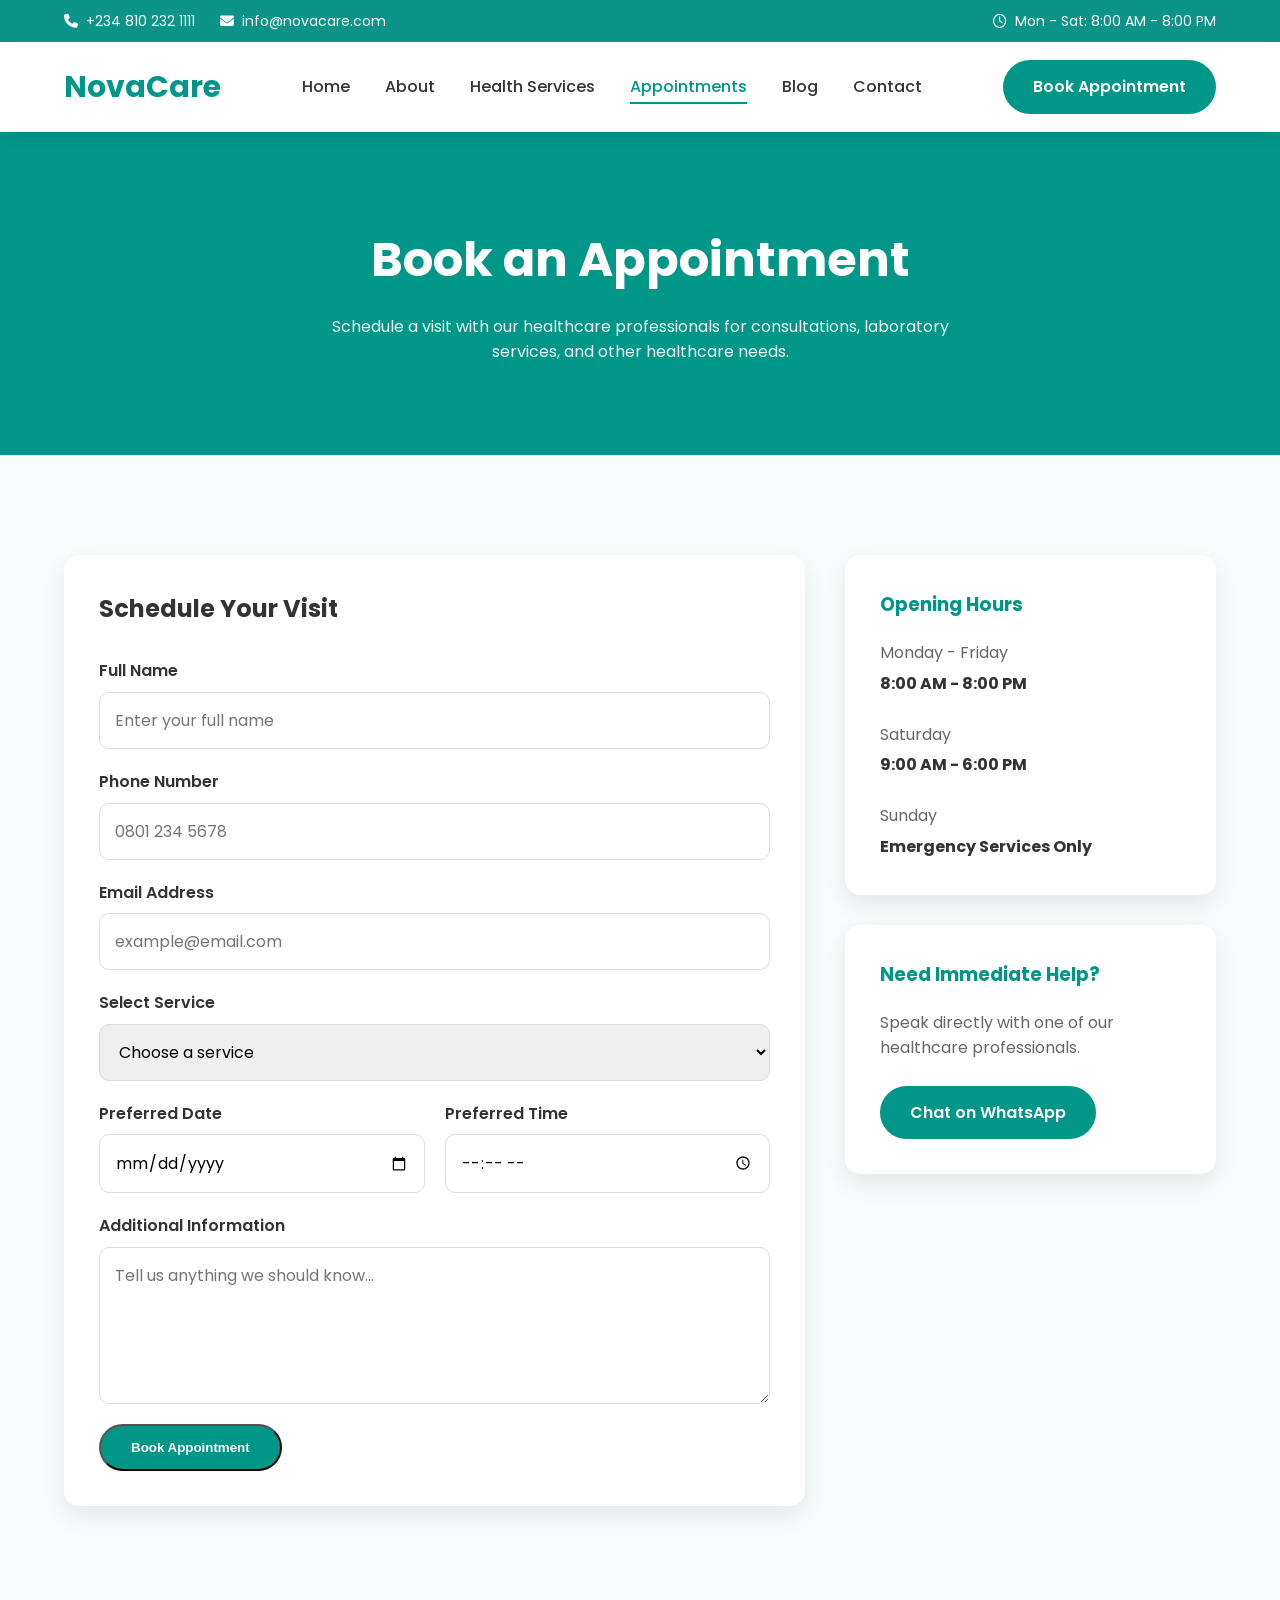
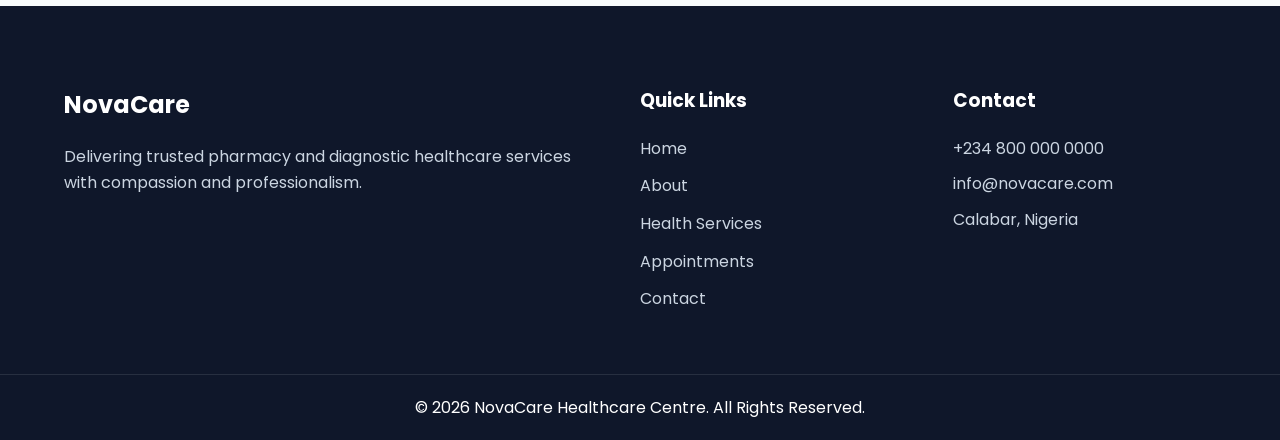
<file: appointment.html>
<!DOCTYPE html>
<html lang="en">
<head>
    <meta charset="UTF-8">
    <meta name="viewport" content="width=device-width, initial-scale=1.0">

    <title>NovaCare Healthcare Centre</title>

    <meta name="description" content="Professional pharmacy and diagnostic healthcare services.">

    <link rel="stylesheet" href="css/style.css">

    <link rel="preconnect" href="https://fonts.googleapis.com">
    <link rel="preconnect" href="https://fonts.gstatic.com" crossorigin>

    <link href="https://fonts.googleapis.com/css2?family=Poppins:wght@300;400;500;600;700&display=swap" rel="stylesheet">

    <link rel="stylesheet" href="https://cdnjs.cloudflare.com/ajax/libs/font-awesome/6.7.2/css/all.min.css">
</head>

<body>

    <!-- ================= TOP BAR ================= -->
    <div class="top-bar">

        <div class="container">
    
            <div class="top-left">
    
                <span>
                    <i class="fa-solid fa-phone"></i>
                    +234 810 232 1111
                </span>
    
                <span>
                    <i class="fa-solid fa-envelope"></i>
                    info@novacare.com
                </span>
    
            </div>
    
            <div class="top-right">
    
                <span>
                    <i class="fa-regular fa-clock"></i>
                    Mon - Sat: 8:00 AM - 8:00 PM
                </span>
    
            </div>
    
        </div>
    
    </div>

    <!-- ================= HEADER ================= -->

    <header>

        <div class="container">

            <div class="logo">

                NovaCare
            
            </div>
            
            <div class="menu-toggle">
            
                <i class="fa-solid fa-bars"></i>
            
            </div>
            
            <nav>
            
                <ul>
            
                    <li><a href="index.html" >Home</a></li>
                    <li><a href="about.html">About</a></li>
                    <li><a href="services.html">Health Services</a></li>
                    <li><a href="appointment.html" class="active">Appointments</a></li>
                    <li><a href="blog.html">Blog</a></li>
                    <li><a href="contact.html">Contact</a></li>
                </ul>
            
            </nav>

            <a href="#" class="btn">

                Book Appointment

            </a>

        </div>

    </header>

    <!-- ================= PAGE HERO ================= -->

<section class="page-hero">
    <div class="container">
        <h1>Book an Appointment</h1>
        <p>
            Schedule a visit with our healthcare professionals for consultations,
            laboratory services, and other healthcare needs.
        </p>
    </div>
</section>

<!-- ================= APPOINTMENT ================= -->

<section class="appointment-section">

    <div class="container appointment-grid">

        <!-- Form -->

        <div class="appointment-form">

            <h2>Schedule Your Visit</h2>

            <form id="appointmentForm">

                <div class="form-group">
                    <label>Full Name</label>
                    <input type="text" id="name" placeholder="Enter your full name">
                </div>

                <div class="form-group">
                    <label>Phone Number</label>
                    <input type="tel" id="phone" placeholder="0801 234 5678">

                </div>

                <div class="form-group">
                    <label>Email Address</label>
                    <input type="email" id="email" placeholder="example@email.com">

                </div>

                <div class="form-group">
                    <label>Select Service</label>

                    <select id="service">
                        <option>Choose a service</option>
                        <option>Laboratory Test</option>
                        <option>Health Consultation</option>
                        <option>Blood Pressure Check</option>
                        <option>Blood Sugar Test</option>
                        <option>Pharmacy Consultation</option>
                    </select>

                </div>

                <div class="form-row">

                    <div class="form-group">
                        <label>Preferred Date</label>
                        <input type="date" id="date">
                    </div>

                    <div class="form-group">
                        <label>Preferred Time</label>
                        <input type="time" id="time">

                    </div>

                </div>

                <div class="form-group">
                    <label>Additional Information</label>

                    <textarea id="message" rows="5"
                    placeholder="Tell us anything we should know..."></textarea>
                </div>

                <button class="btn" type="submit">
                    Book Appointment
                </button>

            </form>

        </div>

        <!-- Sidebar -->

        <div class="appointment-info">

            <div class="info-card">

                <h3>Opening Hours</h3>

                <p>Monday - Friday</p>
                <strong>8:00 AM - 8:00 PM</strong>

                <br><br>

                <p>Saturday</p>
                <strong>9:00 AM - 6:00 PM</strong>

                <br><br>

                <p>Sunday</p>
                <strong>Emergency Services Only</strong>

            </div>

            <div class="info-card">

                <h3>Need Immediate Help?</h3>

                <p>
                    Speak directly with one of our healthcare professionals.
                </p>

                <a href="https://wa.me/2349034292248" class="btn">
                    Chat on WhatsApp
                </a>

            </div>

        </div>

    </div>

</section>

<footer>

    <div class="container footer-grid">

        <div>

            <h2>NovaCare</h2>

            <p>
                Delivering trusted pharmacy and diagnostic healthcare services
                with compassion and professionalism.
            </p>

        </div>

        <div>

            <h3>Quick Links</h3>

            <ul>

                <li><a href="index.html">Home</a></li>
                <li><a href="#">About</a></li>
                <li><a href="#">Health Services</a></li>
                <li><a href="appointment.html">Appointments</a></li>
                <li><a href="#">Contact</a></li>

            </ul>

        </div>

        <div>

            <h3>Contact</h3>

            <p>+234 800 000 0000</p>
            <p>info@novacare.com</p>
            <p>Calabar, Nigeria</p>

        </div>

    </div>

    <div class="copyright">

        <p>

            © 2026 NovaCare Healthcare Centre. All Rights Reserved.

        </p>

    </div>

</footer>

<script src="js/script.js"></script>



    </body>

    </html>
</file>
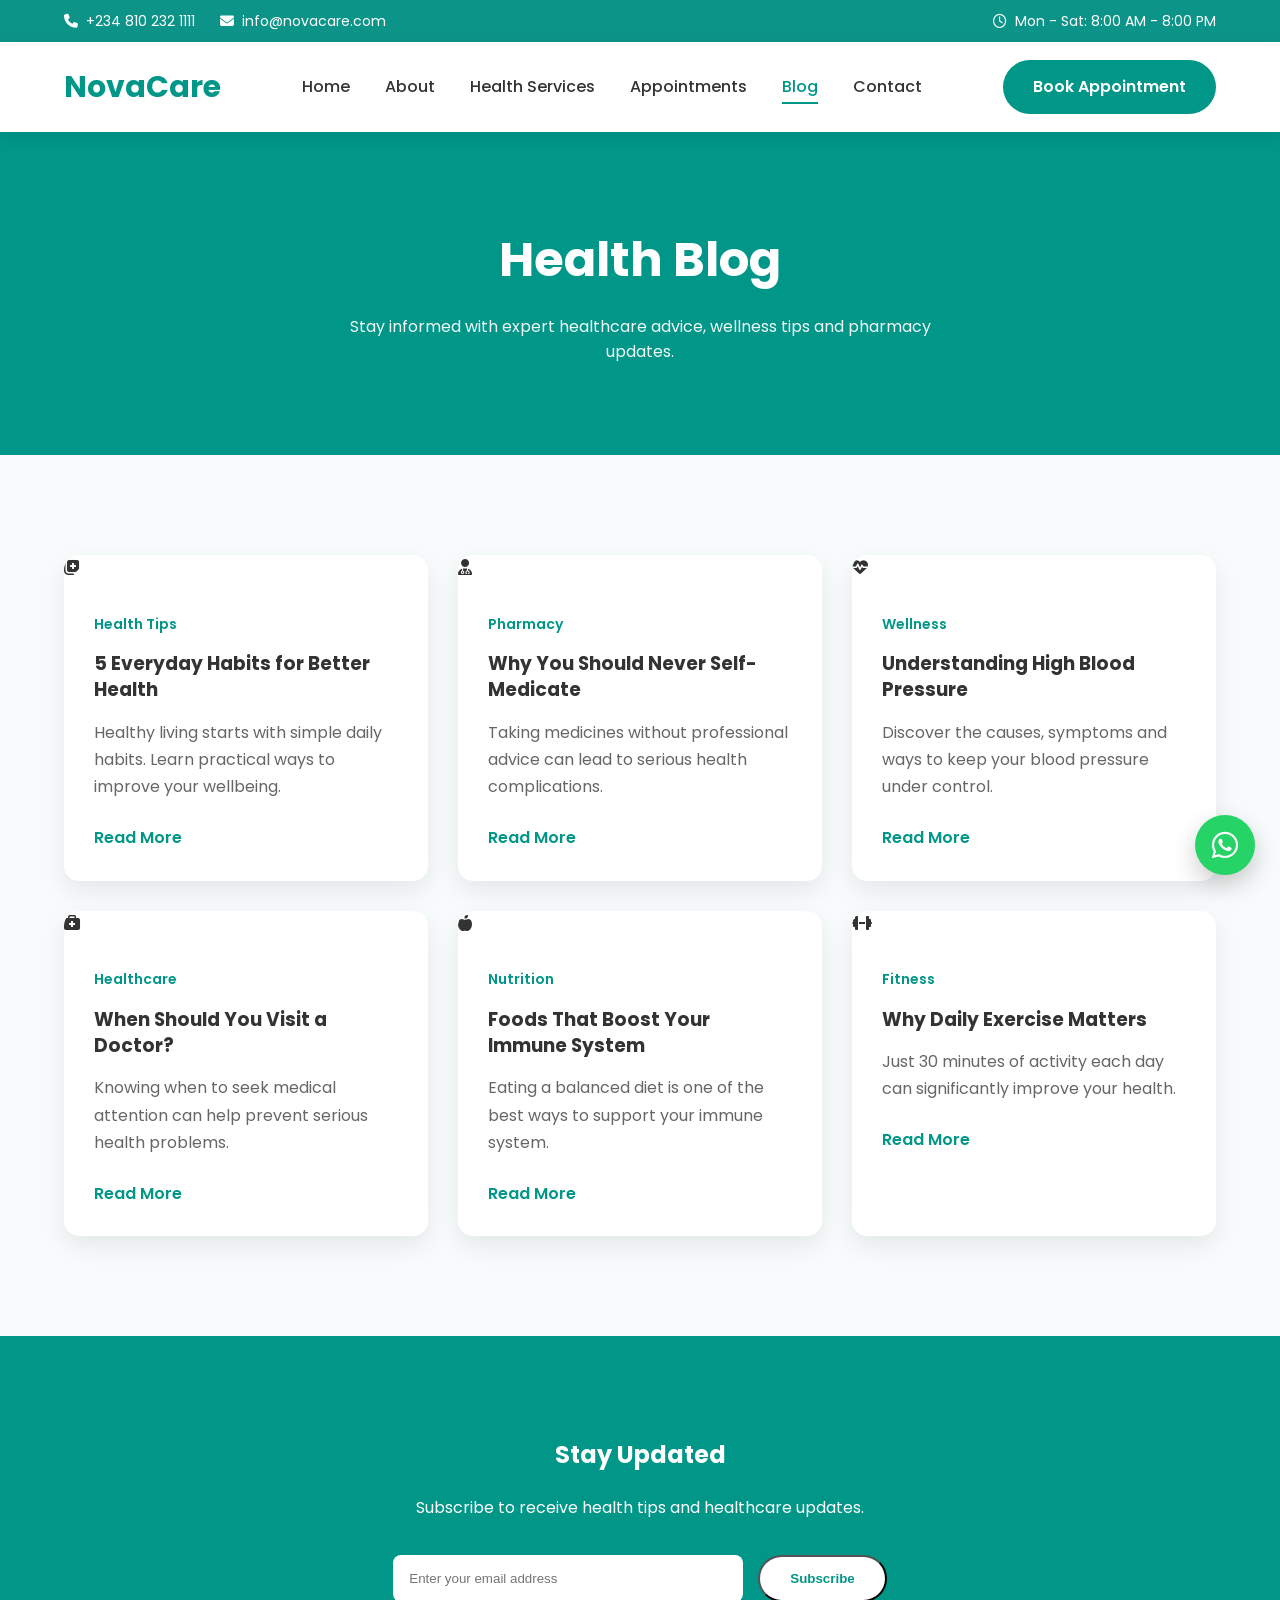
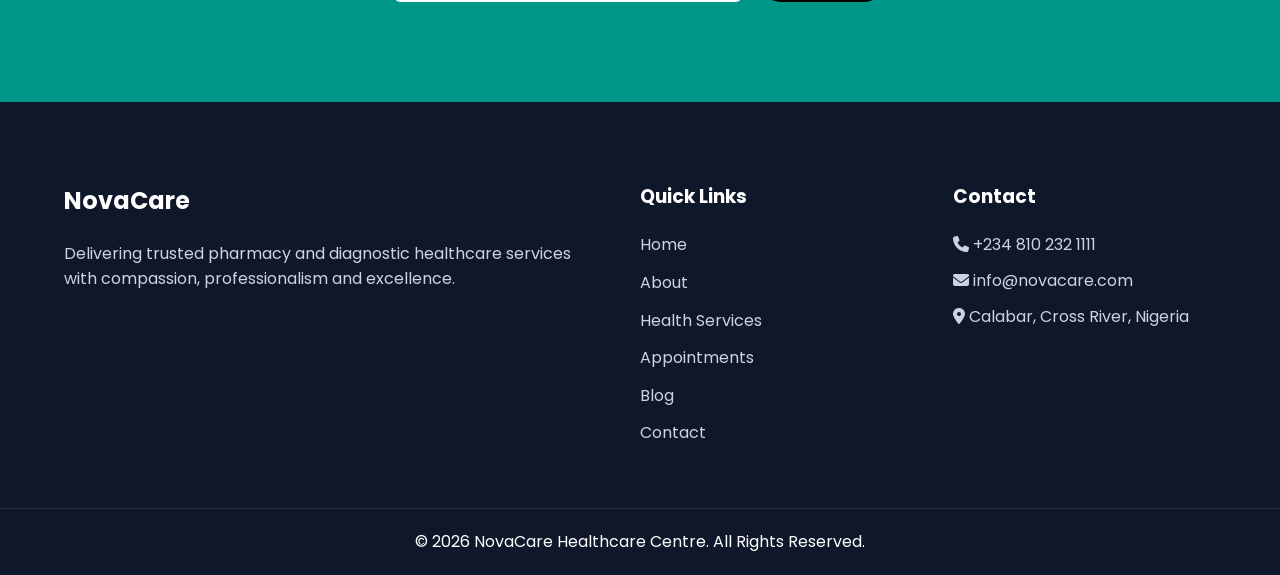
<file: blog.html>
<!DOCTYPE html>
<html lang="en">

<head>

    <meta charset="UTF-8">
    <meta name="viewport" content="width=device-width, initial-scale=1.0">

    <title>Health Blog | NovaCare Healthcare Centre</title>

    <meta name="description"
        content="Health tips, wellness articles and pharmacy updates from NovaCare Healthcare Centre.">

    <link rel="stylesheet" href="css/style.css">

    <link rel="preconnect" href="https://fonts.googleapis.com">

    <link rel="preconnect" href="https://fonts.gstatic.com" crossorigin>
    <link rel="icon" type="image/png" href="img/favicon.png">

    <link
        href="https://fonts.googleapis.com/css2?family=Poppins:wght@300;400;500;600;700&display=swap"
        rel="stylesheet">

    <link rel="stylesheet"
        href="https://cdnjs.cloudflare.com/ajax/libs/font-awesome/6.7.2/css/all.min.css">

</head>

<body>

    <!-- ================= TOP BAR ================= -->

    <div class="top-bar">

        <div class="container">

            <div class="top-left">

                <span>

                    <i class="fa-solid fa-phone"></i>

                    +234 810 232 1111

                </span>

                <span>

                    <i class="fa-solid fa-envelope"></i>

                    info@novacare.com

                </span>

            </div>

            <div class="top-right">

                <span>

                    <i class="fa-regular fa-clock"></i>

                    Mon - Sat: 8:00 AM - 8:00 PM

                </span>

            </div>

        </div>

    </div>

    <!-- ================= HEADER ================= -->

    <header>

        <div class="container">

            <div class="logo">

                NovaCare

            </div>

            <div class="menu-toggle">

                <i class="fa-solid fa-bars"></i>

            </div>

            <nav>

                <ul>

                    <li><a href="index.html">Home</a></li>

                    <li><a href="about.html">About</a></li>

                    <li><a href="services.html">Health Services</a></li>

                    <li><a href="appointment.html">Appointments</a></li>

                    <li><a href="blog.html" class="active">Blog</a></li>

                    <li><a href="contact.html">Contact</a></li>

                </ul>

            </nav>

            <a href="appointment.html" class="btn">

                Book Appointment

            </a>

        </div>

    </header>

    <!-- ================= HERO ================= -->

    <section class="page-hero">

        <div class="container">

            <h1>Health Blog</h1>

            <p>

                Stay informed with expert healthcare advice,
                wellness tips and pharmacy updates.

            </p>

        </div>

    </section>

    <!-- ================= BLOG ================= -->

    <section class="blog-page">

        <div class="container">

            <div class="blog-grid">

                <article class="blog-card">

                    

                    <i class="fa-solid fa-notes-medical"></i>

                    

                    <div class="blog-content">

                        <span>Health Tips</span>

                        <h3>5 Everyday Habits for Better Health</h3>

                        <p>

                            Healthy living starts with simple daily habits.
                            Learn practical ways to improve your wellbeing.

                        </p>

                        <a href="#">Read More</a>

                    </div>

                </article>

                <article class="blog-card">

                   <i class="fa-solid fa-user-doctor"></i>
                    <div class="blog-content">

                        <span>Pharmacy</span>

                        <h3>Why You Should Never Self-Medicate</h3>

                        <p>

                            Taking medicines without professional advice
                            can lead to serious health complications.

                        </p>

                        <a href="#">Read More</a>

                    </div>

                </article>

                <article class="blog-card">

                    <i class="fa-solid fa-heart-pulse"></i>

                    <div class="blog-content">

                        <span>Wellness</span>

                        <h3>Understanding High Blood Pressure</h3>

                        <p>

                            Discover the causes, symptoms and ways
                            to keep your blood pressure under control.

                        </p>

                        <a href="#">Read More</a>

                    </div>

                </article>

                <article class="blog-card">

                    <i class="fa-solid fa-briefcase-medical"></i>

                    <div class="blog-content">

                        <span>Healthcare</span>

                        <h3>When Should You Visit a Doctor?</h3>

                        <p>

                            Knowing when to seek medical attention can
                            help prevent serious health problems.

                        </p>

                        <a href="#">Read More</a>

                    </div>

                </article>

                <article class="blog-card">

                    <i class="fa-solid fa-apple-whole"></i>

                    <div class="blog-content">

                        <span>Nutrition</span>

                        <h3>Foods That Boost Your Immune System</h3>

                        <p>

                            Eating a balanced diet is one of the best
                            ways to support your immune system.

                        </p>

                        <a href="#">Read More</a>

                    </div>

                </article>

                <article class="blog-card">

                    <i class="fa-solid fa-dumbbell"></i>

                    <div class="blog-content">

                        <span>Fitness</span>

                        <h3>Why Daily Exercise Matters</h3>

                        <p>

                            Just 30 minutes of activity each day
                            can significantly improve your health.

                        </p>

                        <a href="#">Read More</a>

                    </div>

                </article>

            </div>

        </div>

    </section>

    <!-- ================= NEWSLETTER ================= -->

    <section class="newsletter">

        <div class="container">

            <h2>Stay Updated</h2>

            <p>

                Subscribe to receive health tips and healthcare updates.

            </p>

            <form class="newsletter-form">

                <input
                    type="email"
                    placeholder="Enter your email address">

                <button class="btn">

                    Subscribe

                </button>

            </form>

        </div>

    </section>

        <!-- ================= FOOTER ================= -->

        <footer>

            <div class="container footer-grid">
    
                <div>
    
                    <h2>NovaCare</h2>
    
                    <p>
    
                        Delivering trusted pharmacy and diagnostic healthcare
                        services with compassion, professionalism and excellence.
    
                    </p>
    
                </div>
    
                <div>
    
                    <h3>Quick Links</h3>
    
                    <ul>
    
                        <li><a href="index.html">Home</a></li>
    
                        <li><a href="about.html">About</a></li>
    
                        <li><a href="services.html">Health Services</a></li>
    
                        <li><a href="appointment.html">Appointments</a></li>
    
                        <li><a href="blog.html">Blog</a></li>
    
                        <li><a href="contact.html">Contact</a></li>
    
                    </ul>
    
                </div>
    
                <div>
    
                    <h3>Contact</h3>
    
                    <p>
    
                        <i class="fa-solid fa-phone"></i>
                        +234 810 232 1111
    
                    </p>
    
                    <p>
    
                        <i class="fa-solid fa-envelope"></i>
                        info@novacare.com
    
                    </p>
    
                    <p>
    
                        <i class="fa-solid fa-location-dot"></i>
                        Calabar, Cross River, Nigeria
    
                    </p>
    
                </div>
    
            </div>
    
            <div class="copyright">
    
                <p>
    
                    © 2026 NovaCare Healthcare Centre. All Rights Reserved.
    
                </p>
    
            </div>
    
        </footer>
    
        <!-- ================= WHATSAPP ================= -->
    
        <a href="https://wa.me/2349034292248"
           class="whatsapp-btn"
           target="_blank">
    
            <i class="fa-brands fa-whatsapp"></i>
    
        </a>
    
        <!-- ================= SCROLL TO TOP ================= -->
    
        <button id="scrollTop">
    
            <i class="fa-solid fa-arrow-up"></i>
    
        </button>
    
        <!-- ================= SCRIPTS ================= -->
    
        <script src="js/script.js"></script>
    
    </body>
    
    </html>
</file>
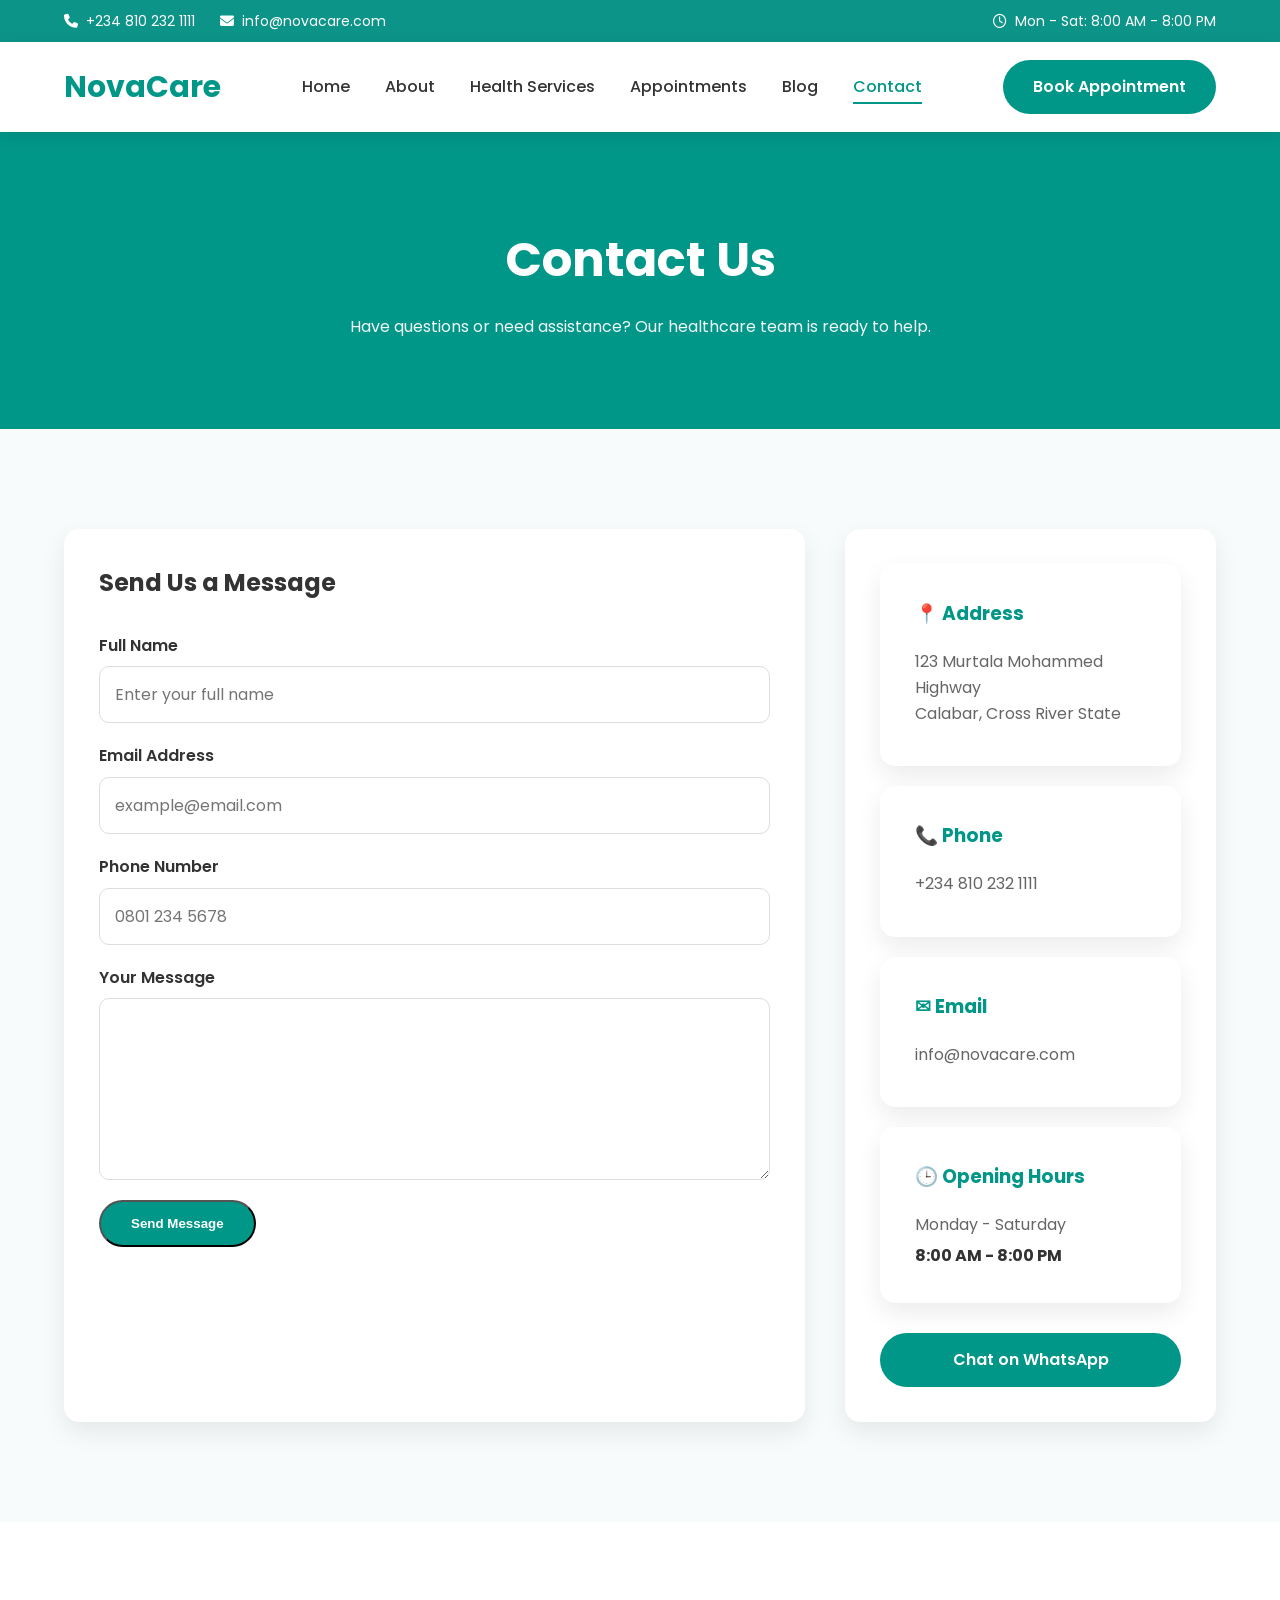
<file: contact.html>
<!DOCTYPE html>
<html lang="en">
<head>
    <meta charset="UTF-8">
    <meta name="viewport" content="width=device-width, initial-scale=1.0">

    <title>NovaCare Healthcare Centre</title>

    <meta name="description" content="Professional pharmacy and diagnostic healthcare services.">

    <link rel="stylesheet" href="css/style.css">

    <link rel="preconnect" href="https://fonts.googleapis.com">
    <link rel="preconnect" href="https://fonts.gstatic.com" crossorigin>

    <link href="https://fonts.googleapis.com/css2?family=Poppins:wght@300;400;500;600;700&display=swap" rel="stylesheet">

    <link rel="stylesheet" href="https://cdnjs.cloudflare.com/ajax/libs/font-awesome/6.7.2/css/all.min.css">
</head>

<body>

    <!-- ================= TOP BAR ================= -->
    <div class="top-bar">

        <div class="container">
    
            <div class="top-left">
    
                <span>
                    <i class="fa-solid fa-phone"></i>
                    +234 810 232 1111
                </span>
    
                <span>
                    <i class="fa-solid fa-envelope"></i>
                    info@novacare.com
                </span>
    
            </div>
    
            <div class="top-right">
    
                <span>
                    <i class="fa-regular fa-clock"></i>
                    Mon - Sat: 8:00 AM - 8:00 PM
                </span>
    
            </div>
    
        </div>
    
    </div>

    <!-- ================= HEADER ================= -->

    <header>

        <div class="container">

            <div class="logo">

                NovaCare
            
            </div>
            
            <div class="menu-toggle">
            
                <i class="fa-solid fa-bars"></i>
            
            </div>
            
            <nav>
            
                <ul>
            
                    <li><a href="index.html" >Home</a></li>
                    <li><a href="about.html">About</a></li>
                    <li><a href="services.html">Health Services</a></li>
                    <li><a href="appointment.html">Appointments</a></li>
                    <li><a href="blog.html">Blog</a></li>
                    <li><a href="contact.html" class="active">Contact</a></li>
                </ul>
            
            </nav>

            <a href="#" class="btn">

                Book Appointment

            </a>

        </div>

    </header>

    <!-- ================= PAGE HERO ================= -->

<section class="page-hero">

    <div class="container">

        <h1>Contact Us</h1>

        <p>
            Have questions or need assistance? Our healthcare team is ready to help.
        </p>

    </div>

</section>

<!-- ================= CONTACT PAGE ================= -->

<section class="contact-page">

    <div class="container contact-page-grid">

        <!-- Contact Form -->

        <div class="contact-form">

            <h2>Send Us a Message</h2>

            <form id="contactForm">

                <div class="form-group">

                    <label>Full Name</label>

                    <input type="text" id="contactName" placeholder="Enter your full name">

                </div>

                <div class="form-group">

                    <label>Email Address</label>

                    <input type="email" id="contactEmail" placeholder="example@email.com">


                </div>

                <div class="form-group">

                    <label>Phone Number</label>

                    <input type="tel" id="contactPhone" placeholder="0801 234 5678">

                </div>

                <div class="form-group">

                    <label>Your Message</label>

                    <textarea
                    id="contactMessage"
                    rows="6"
                    placeholder="How can we help you?">
                </textarea>

                </div>

                <button class="btn">
                    Send Message
                </button>

            </form>

        </div>

        <!-- Contact Details -->

        <div class="contact-details">

            <div class="info-card">

                <h3>📍 Address</h3>

                <p>
                    123 Murtala Mohammed Highway<br>
                    Calabar, Cross River State
                </p>

            </div>

            <div class="info-card">

                <h3>📞 Phone</h3>

                <p>+234 810 232 1111</p>

            </div>

            <div class="info-card">

                <h3>✉ Email</h3>

                <p>info@novacare.com</p>

            </div>

            <div class="info-card">

                <h3>🕒 Opening Hours</h3>

                <p>Monday - Saturday</p>

                <strong>8:00 AM - 8:00 PM</strong>

            </div>

            <a href="https://wa.me/2348102321111" class="btn">
                Chat on WhatsApp
            </a>

        </div>

    </div>

</section>

<!-- ================= MAP ================= -->

<section class="contact-map-section">

    <iframe
        src="https://www.google.com/maps?q=Calabar,Nigeria&output=embed"
        loading="lazy"
        allowfullscreen>
    </iframe>

</section>

<script src="js/script.js"></script>
    </body>

</html>
</file>
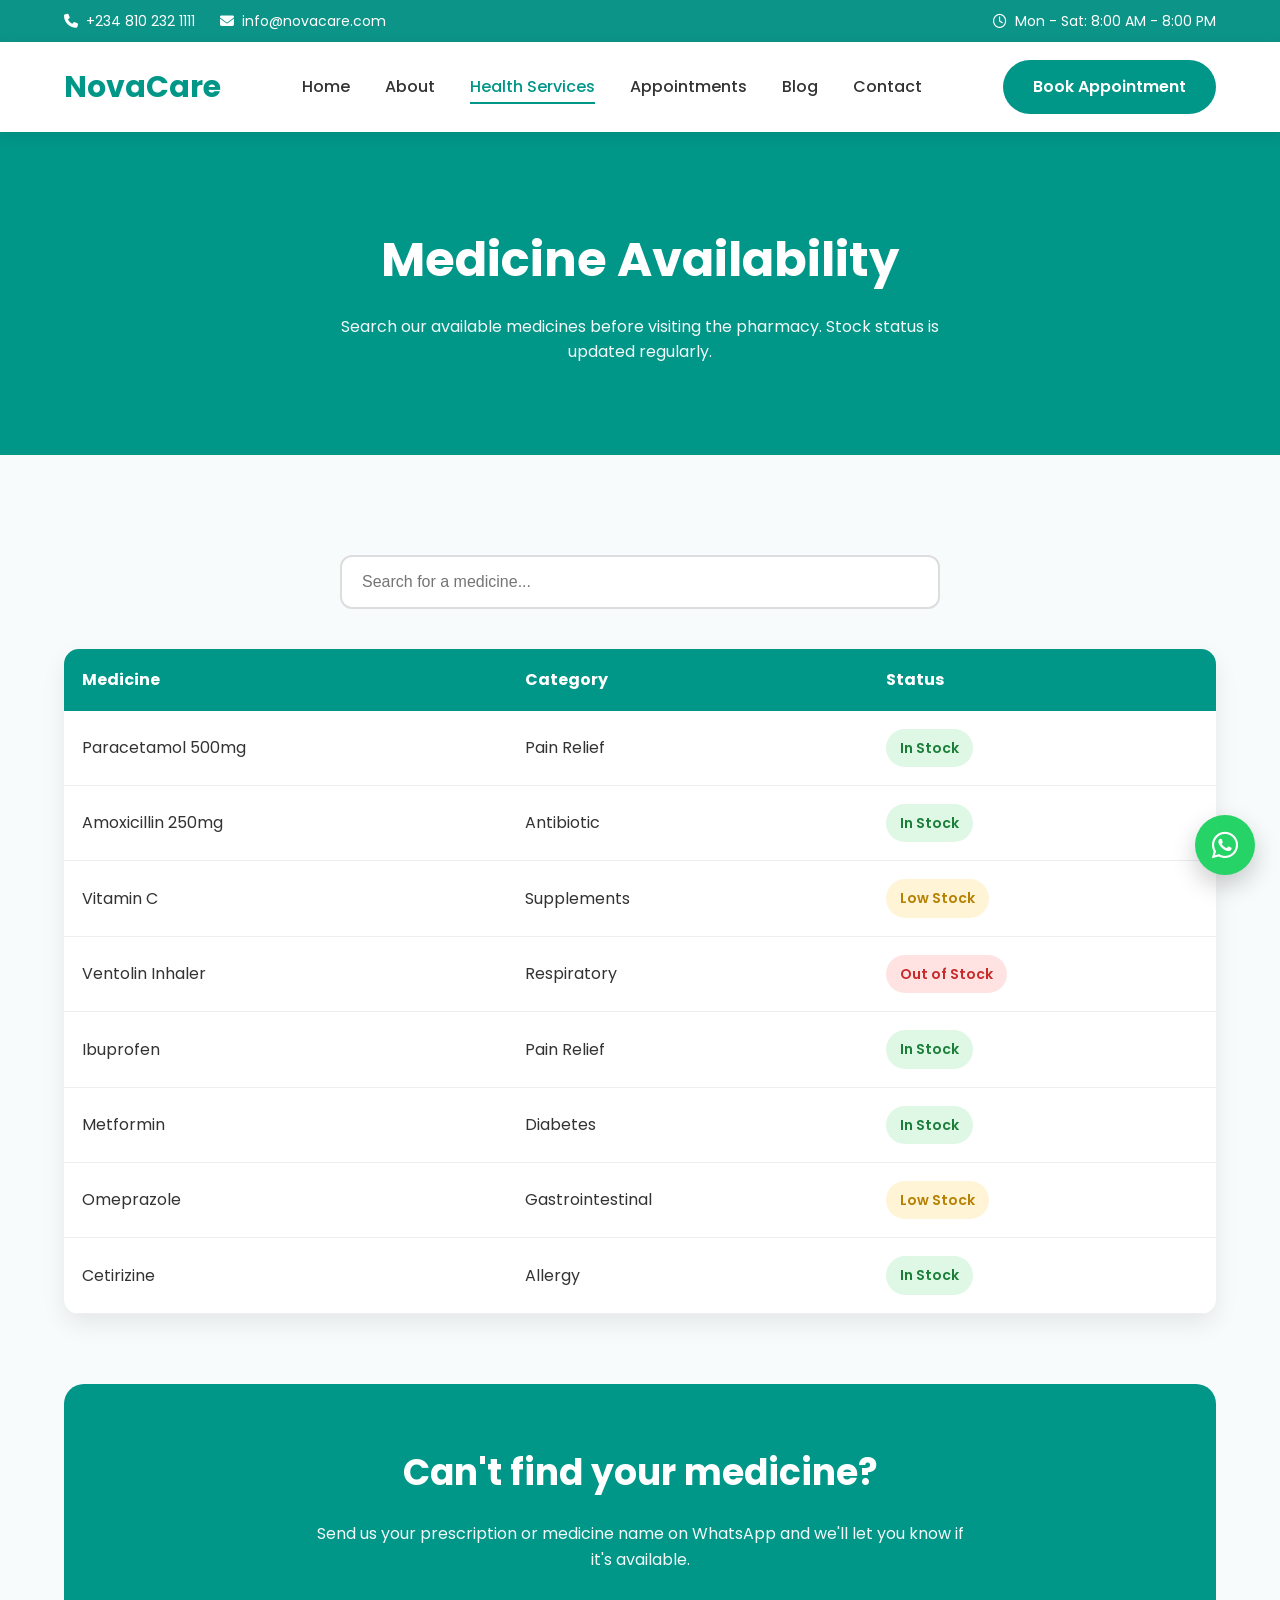
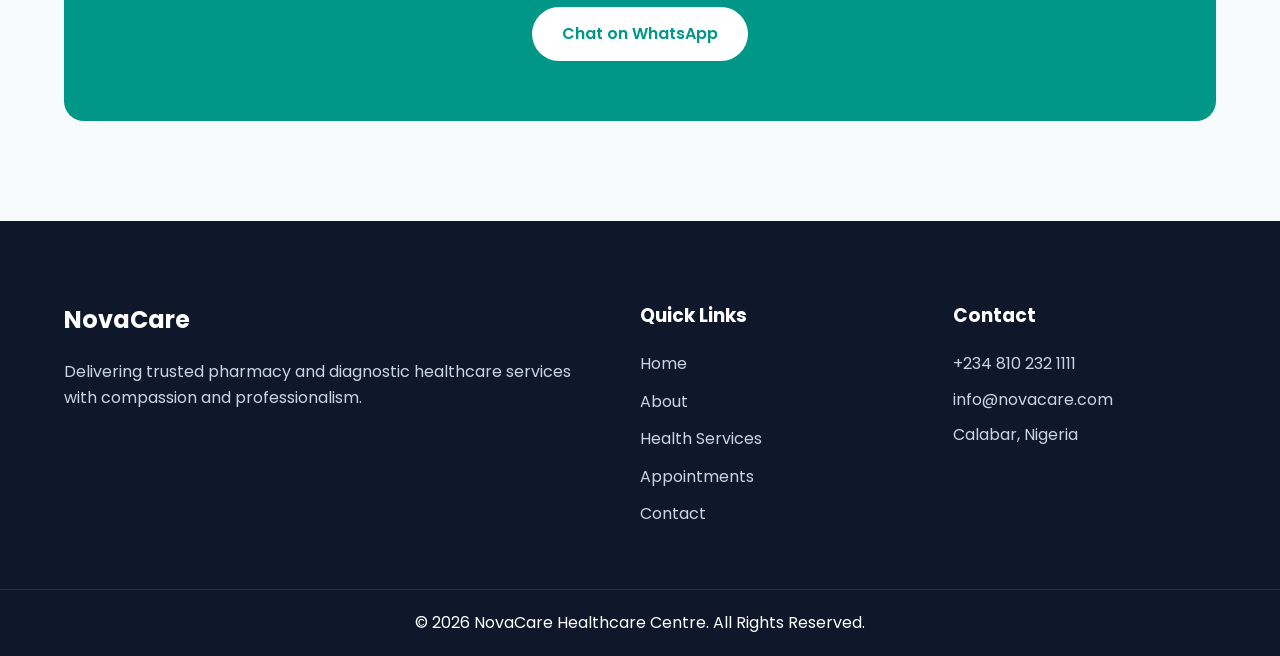
<file: medicines.html>
<!DOCTYPE html>
<html lang="en">

<head>

    <meta charset="UTF-8">
    <meta name="viewport" content="width=device-width, initial-scale=1.0">

    <title>Medicine Availability | NovaCare Healthcare Centre</title>

    <meta name="description" content="Browse medicine availability at NovaCare Healthcare Centre.">

    <link rel="stylesheet" href="css/style.css">

    <link rel="preconnect" href="https://fonts.googleapis.com">
    <link rel="preconnect" href="https://fonts.gstatic.com" crossorigin>

    <link href="https://fonts.googleapis.com/css2?family=Poppins:wght@300;400;500;600;700&display=swap" rel="stylesheet">

    <link rel="stylesheet"
        href="https://cdnjs.cloudflare.com/ajax/libs/font-awesome/6.7.2/css/all.min.css">

</head>

<body>

    <!-- ================= TOP BAR ================= -->

    <div class="top-bar">

        <div class="container">

            <div class="top-left">

                <span>
                    <i class="fa-solid fa-phone"></i>
                    +234 810 232 1111
                </span>

                <span>
                    <i class="fa-solid fa-envelope"></i>
                    info@novacare.com
                </span>

            </div>

            <div class="top-right">

                <span>
                    <i class="fa-regular fa-clock"></i>
                    Mon - Sat: 8:00 AM - 8:00 PM
                </span>

            </div>

        </div>

    </div>

    <!-- ================= HEADER ================= -->

    <header>

        <div class="container">

            <div class="logo">
                NovaCare
            </div>

            <div class="menu-toggle">
                <i class="fa-solid fa-bars"></i>
            </div>

            <nav>

                <ul>

                    <li><a href="index.html">Home</a></li>
                    <li><a href="about.html">About</a></li>
                    <li><a href="services.html" class="active">Health Services</a></li>
                    <li><a href="appointment.html">Appointments</a></li>
                    <li><a href="blog.html">Blog</a></li>
                    <li><a href="contact.html">Contact</a></li>

                </ul>

            </nav>

            <a href="appointment.html" class="btn">
                Book Appointment
            </a>

        </div>

    </header>

    <!-- ================= HERO ================= -->

    <section class="page-hero">

        <div class="container">

            <h1>Medicine Availability</h1>

            <p>

                Search our available medicines before visiting the pharmacy.
                Stock status is updated regularly.

            </p>

        </div>

    </section>

    <!-- ================= MEDICINES ================= -->

    <section class="medicine-section">

        <div class="container">

            <div class="medicine-search">

                <input
                    type="text"
                    id="medicineSearch"
                    placeholder="Search for a medicine...">

            </div>

            <div class="table-wrapper">

                <table id="medicineTable">

                    <thead>

                        <tr>

                            <th>Medicine</th>
                            <th>Category</th>
                            <th>Status</th>

                        </tr>

                    </thead>

                    <tbody>

                        <tr>

                            <td>Paracetamol 500mg</td>
                            <td>Pain Relief</td>
                            <td><span class="stock available">In Stock</span></td>

                        </tr>

                        <tr>

                            <td>Amoxicillin 250mg</td>
                            <td>Antibiotic</td>
                            <td><span class="stock available">In Stock</span></td>

                        </tr>

                        <tr>

                            <td>Vitamin C</td>
                            <td>Supplements</td>
                            <td><span class="stock low">Low Stock</span></td>

                        </tr>

                        <tr>

                            <td>Ventolin Inhaler</td>
                            <td>Respiratory</td>
                            <td><span class="stock unavailable">Out of Stock</span></td>

                        </tr>

                        <tr>

                            <td>Ibuprofen</td>
                            <td>Pain Relief</td>
                            <td><span class="stock available">In Stock</span></td>

                        </tr>

                        <tr>

                            <td>Metformin</td>
                            <td>Diabetes</td>
                            <td><span class="stock available">In Stock</span></td>

                        </tr>

                        <tr>

                            <td>Omeprazole</td>
                            <td>Gastrointestinal</td>
                            <td><span class="stock low">Low Stock</span></td>

                        </tr>

                        <tr>

                            <td>Cetirizine</td>
                            <td>Allergy</td>
                            <td><span class="stock available">In Stock</span></td>

                        </tr>

                    </tbody>

                </table>

            </div>

            <div class="medicine-cta">

                <h2>Can't find your medicine?</h2>

                <p>

                    Send us your prescription or medicine name on WhatsApp and
                    we'll let you know if it's available.

                </p>

                <a href="https://wa.me/2349034292248?text=Hello%20NovaCare,%20I'd%20like%20to%20check%20medicine%20availability."
                    class="btn">

                    Chat on WhatsApp

                </a>

            </div>

        </div>

    </section>

    <!-- ================= FOOTER ================= -->

    <footer>

        <div class="container footer-grid">

            <div>

                <h2>NovaCare</h2>

                <p>

                    Delivering trusted pharmacy and diagnostic healthcare services
                    with compassion and professionalism.

                </p>

            </div>

            <div>

                <h3>Quick Links</h3>

                <ul>

                    <li><a href="index.html">Home</a></li>
                    <li><a href="about.html">About</a></li>
                    <li><a href="services.html">Health Services</a></li>
                    <li><a href="appointment.html">Appointments</a></li>
                    <li><a href="contact.html">Contact</a></li>

                </ul>

            </div>

            <div>

                <h3>Contact</h3>

                <p>+234 810 232 1111</p>
                <p>info@novacare.com</p>
                <p>Calabar, Nigeria</p>

            </div>

        </div>

        <div class="copyright">

            <p>

                © 2026 NovaCare Healthcare Centre. All Rights Reserved.

            </p>

        </div>

    </footer>

    <a href="https://wa.me/2348102321111" class="whatsapp-btn">
        <i class="fa-brands fa-whatsapp"></i>
    </a>

    <button id="scrollTop">
        <i class="fa-solid fa-arrow-up"></i>
    </button>

    <script src="js/script.js"></script>

</body>

</html>
</file>
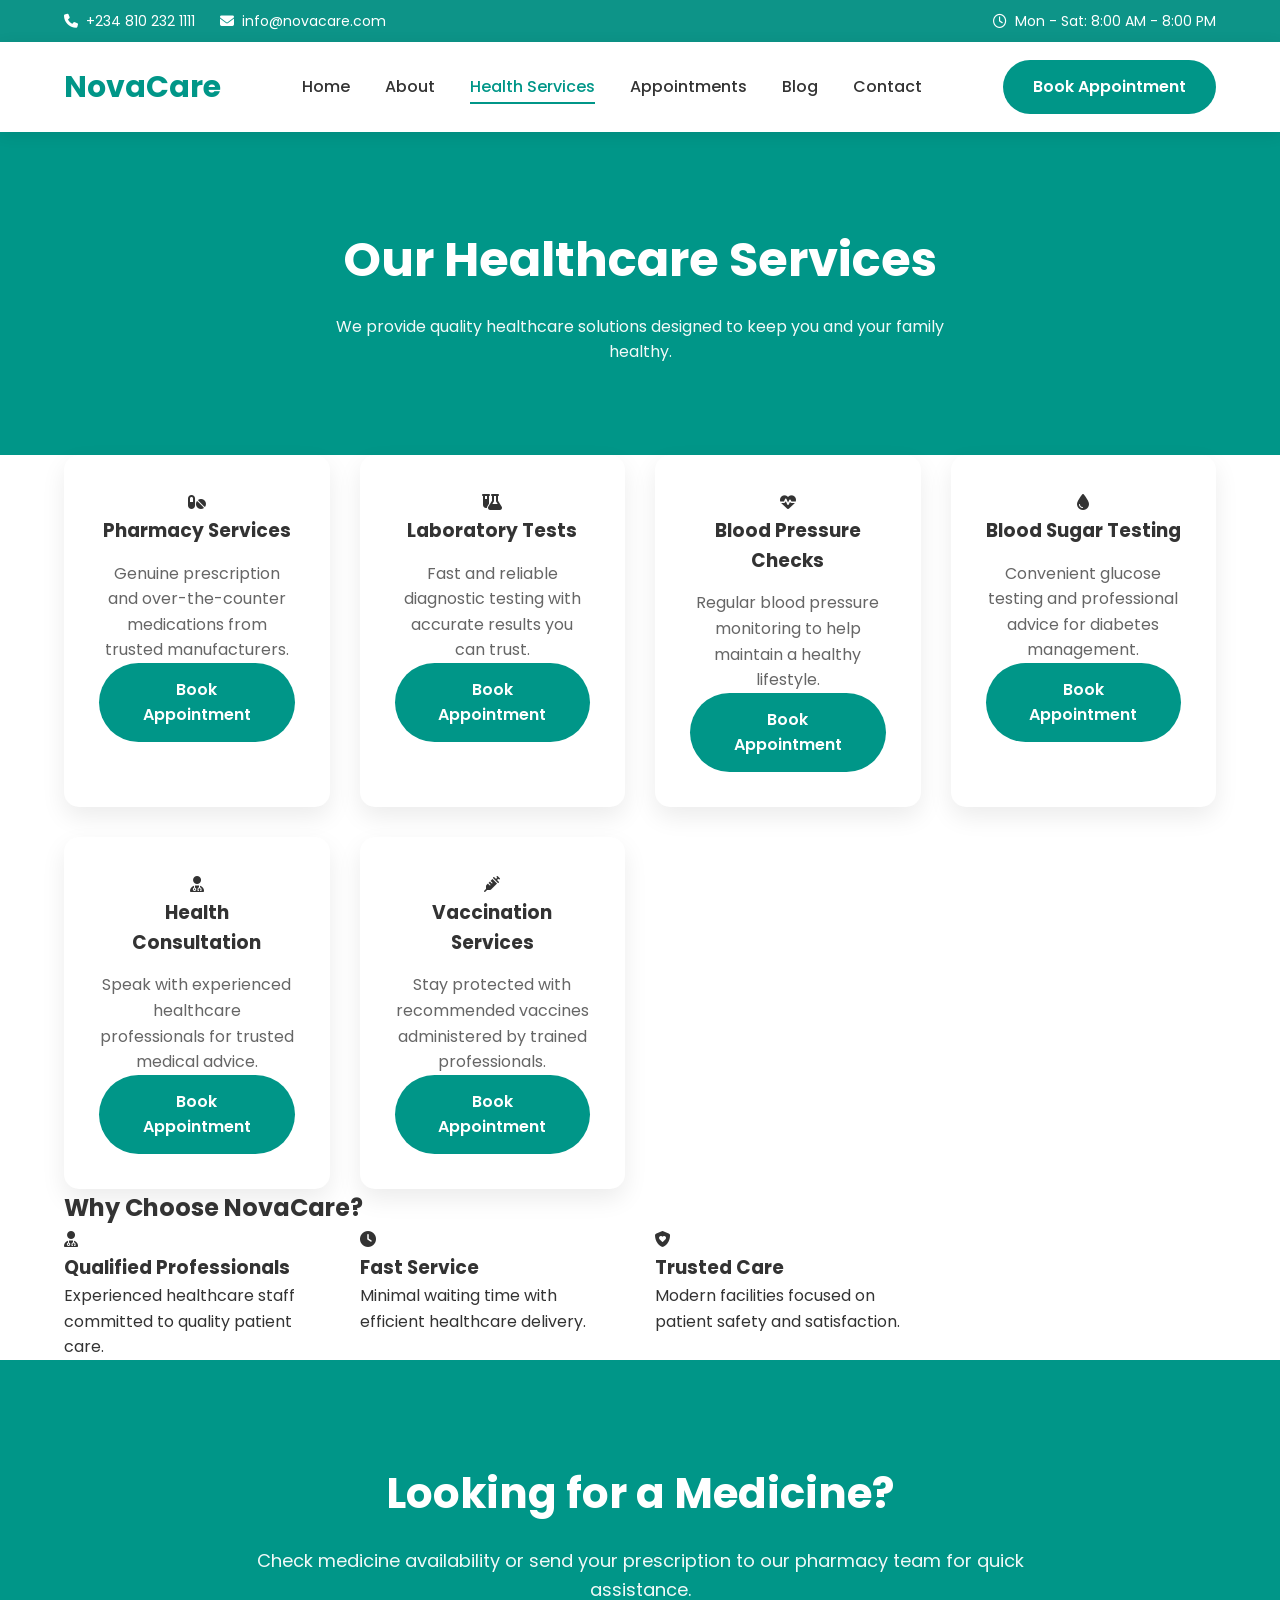
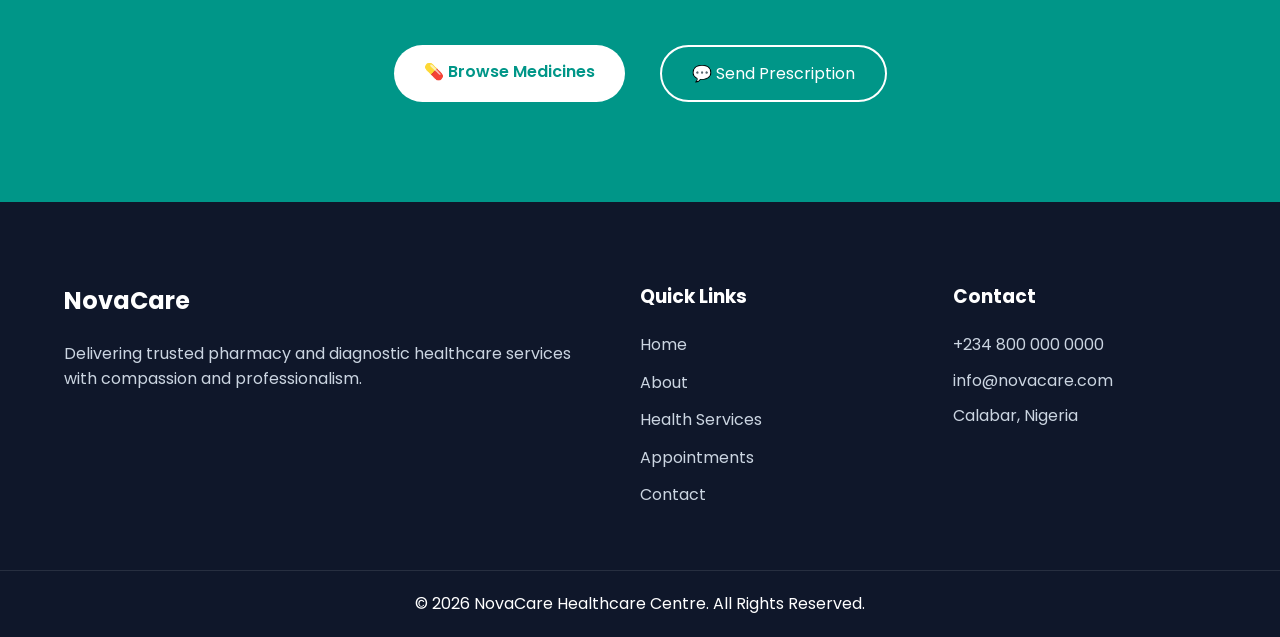
<file: services.html>
<!DOCTYPE html>
<html lang="en">
<head>
    <meta charset="UTF-8">
    <meta name="viewport" content="width=device-width, initial-scale=1.0">

    <title>NovaCare Healthcare Centre</title>

    <meta name="description" content="Professional pharmacy and diagnostic healthcare services.">

    <link rel="stylesheet" href="css/style.css">

    <link rel="preconnect" href="https://fonts.googleapis.com">
    <link rel="preconnect" href="https://fonts.gstatic.com" crossorigin>

    <link href="https://fonts.googleapis.com/css2?family=Poppins:wght@300;400;500;600;700&display=swap" rel="stylesheet">

    <link rel="stylesheet" href="https://cdnjs.cloudflare.com/ajax/libs/font-awesome/6.7.2/css/all.min.css">
</head>

<body>

    <!-- ================= TOP BAR ================= -->
    <div class="top-bar">

        <div class="container">
    
            <div class="top-left">
    
                <span>
                    <i class="fa-solid fa-phone"></i>
                    +234 810 232 1111
                </span>
    
                <span>
                    <i class="fa-solid fa-envelope"></i>
                    info@novacare.com
                </span>
    
            </div>
    
            <div class="top-right">
    
                <span>
                    <i class="fa-regular fa-clock"></i>
                    Mon - Sat: 8:00 AM - 8:00 PM
                </span>
    
            </div>
    
        </div>
    
    </div>

    <!-- ================= HEADER ================= -->

    <header>

        <div class="container">

            <div class="logo">

                NovaCare
            
            </div>
            
            <div class="menu-toggle">
            
                <i class="fa-solid fa-bars"></i>
            
            </div>
            
            <nav>
            
                <ul>
            
                    <li><a href="index.html" >Home</a></li>
                    <li><a href="about.html">About</a></li>
                    <li><a href="services.html" class="active">Health Services</a></li>
                    <li><a href="appointment.html">Appointments</a></li>
                    <li><a href="blog.html">Blog</a></li>
                    <li><a href="contact.html">Contact</a></li>
                </ul>
            
            </nav>

            <a href="#" class="btn">

                Book Appointment

            </a>

        </div>

    </header>
    <!-- ================= PAGE HERO ================= -->

<section class="page-hero">

    <div class="container">

        <h1>Our Healthcare Services</h1>

        <p>
            We provide quality healthcare solutions designed to keep you and your family healthy.
        </p>

    </div>

</section>

<!-- ================= SERVICES ================= -->

<section class="services-page">

    <div class="container">

        <div class="services-grid">

            <div class="service-card">
                <i class="fa-solid fa-pills"></i>

                <h3>Pharmacy Services</h3>

                <p>
                    Genuine prescription and over-the-counter medications from trusted manufacturers.
                </p>

                <a href="appointment.html" class="btn">Book Appointment</a>

            </div>

            <div class="service-card">
                <i class="fa-solid fa-flask-vial"></i>

                <h3>Laboratory Tests</h3>

                <p>
                    Fast and reliable diagnostic testing with accurate results you can trust.
                </p>

                <a href="appointment.html" class="btn">Book Appointment</a>

            </div>

            <div class="service-card">
                <i class="fa-solid fa-heart-pulse"></i>

                <h3>Blood Pressure Checks</h3>

                <p>
                    Regular blood pressure monitoring to help maintain a healthy lifestyle.
                </p>

                <a href="appointment.html" class="btn">Book Appointment</a>

            </div>

            <div class="service-card">
                <i class="fa-solid fa-droplet"></i>

                <h3>Blood Sugar Testing</h3>

                <p>
                    Convenient glucose testing and professional advice for diabetes management.
                </p>

                <a href="appointment.html" class="btn">Book Appointment</a>

            </div>

            <div class="service-card">
                <i class="fa-solid fa-user-doctor"></i>

                <h3>Health Consultation</h3>

                <p>
                    Speak with experienced healthcare professionals for trusted medical advice.
                </p>

                <a href="appointment.html" class="btn">Book Appointment</a>

            </div>

            <div class="service-card">
                <i class="fa-solid fa-syringe"></i>

                <h3>Vaccination Services</h3>

                <p>
                    Stay protected with recommended vaccines administered by trained professionals.
                </p>

                <a href="appointment.html" class="btn">Book Appointment</a>

            </div>

        </div>

    </div>

</section>

<!-- ================= WHY CHOOSE US ================= -->

<section class="why-services">

    <div class="container">

        <h2>Why Choose NovaCare?</h2>

        <div class="why-grid">

            <div>
                <i class="fa-solid fa-user-doctor"></i>
                <h3>Qualified Professionals</h3>
                <p>Experienced healthcare staff committed to quality patient care.</p>
            </div>

            <div>
                <i class="fa-solid fa-clock"></i>
                <h3>Fast Service</h3>
                <p>Minimal waiting time with efficient healthcare delivery.</p>
            </div>

            <div>
                <i class="fa-solid fa-shield-heart"></i>
                <h3>Trusted Care</h3>
                <p>Modern facilities focused on patient safety and satisfaction.</p>
            </div>

        </div>

    </div>

</section>

<!-- ================= PRESCRIPTION CTA ================= -->

<section class="prescription-section">

    <div class="container">

        <div class="prescription-box">

            <h2>Looking for a Medicine?</h2>

            <p>

                Check medicine availability or send your prescription to our
                pharmacy team for quick assistance.

            </p>

            <div class="prescription-buttons">

                <a href="medicines.html" class="btn">
                    💊 Browse Medicines
                </a>

                <a
                    href="https://wa.me/2348102321111?text=Hello%20NovaCare%2C%20I'd%20like%20to%20check%20if%20you%20have%20a%20medicine%20available."
                    class="btn-outline">

                    💬 Send Prescription

                </a>

            </div>

        </div>

    </div>

</section>
<footer>

    <div class="container footer-grid">

        <div>

            <h2>NovaCare</h2>

            <p>
                Delivering trusted pharmacy and diagnostic healthcare services
                with compassion and professionalism.
            </p>

        </div>

        <div>

            <h3>Quick Links</h3>

            <ul>

                <li><a href="index.html">Home</a></li>
                <li><a href="#">About</a></li>
                <li><a href="#">Health Services</a></li>
                <li><a href="appointment.html">Appointments</a></li>
                <li><a href="#">Contact</a></li>

            </ul>

        </div>

        <div>

            <h3>Contact</h3>

            <p>+234 800 000 0000</p>
            <p>info@novacare.com</p>
            <p>Calabar, Nigeria</p>

        </div>

    </div>

    <div class="copyright">

        <p>

            © 2026 NovaCare Healthcare Centre. All Rights Reserved.

        </p>

    </div>

</footer>



    <script src="js/script.js"></script>
    </body>
</html>
</file>
<file: css/style.css>
/* ====================================
   GOOGLE FONT
==================================== */
@import url('https://fonts.googleapis.com/css2?family=Poppins:wght@300;400;500;600;700;800&display=swap');

/* ====================================
   RESET
==================================== */

*{
    margin:0;
    padding:0;
    box-sizing:border-box;
}

html{
    scroll-behavior:smooth;
}

body{
    font-family:"Poppins",sans-serif;
    color:#333;
    background:#fff;
    line-height:1.6;
}

img{
    width:100%;
    display:block;
}

a{
    text-decoration:none;
}

ul{
    list-style:none;
}
.menu-toggle{

    display:none;

    font-size:28px;

    cursor:pointer;

}

@media(max-width:992px){

    .menu-toggle{

        display:block;

    }

    nav{

        position:absolute;

        top:100%;

        left:0;

        width:100%;

        background:#fff;

        display:none;

    }

    nav.active{

        display:block;

    }

    nav ul{

        flex-direction:column;

        padding:25px;

    }

}

#scrollTop{

    position:fixed;

    bottom:100px;

    right:25px;

    width:50px;

    height:50px;

    border:none;

    border-radius:50%;

    background:#009688;

    color:#fff;

    font-size:20px;

    cursor:pointer;

    display:none;

    z-index:999;

}
/* ====================================
   REUSABLE
==================================== */

.container{
    width:90%;
    max-width:1200px;
    margin:auto;
}

.btn{
    display:inline-block;
    padding:14px 30px;
    background:#009688;
    color:#fff;
    border-radius:50px;
    font-weight:600;
    transition:.3s;
}

.btn:hover{
    background:#00796b;
}

.btn-outline{
    display:inline-block;
    padding:14px 30px;
    border:2px solid #009688;
    color:#009688;
    border-radius:50px;
    margin-left:15px;
    transition:.3s;
}

.btn-outline:hover{
    background:#009688;
    color:#fff;
}

/* ====================================
   TOP BAR
==================================== */

.top-bar{
    background:#0d9488;
    color:#fff;
    font-size:14px;
    padding:10px 0;
}

.top-bar .container{
    display:flex;
    justify-content:space-between;
    align-items:center;
}


.top-left span,
.top-right span {
    display: flex;
    align-items: center;
    gap: 8px;
}

.top-left {
    display: flex;
    gap: 25px;
}

/* ====================================
   HEADER
==================================== */

header{

    position:sticky;

    top:0;

    left:0;

    width:100%;

    background:#fff;

    z-index:1000;

    box-shadow:0 3px 15px rgba(0,0,0,.08);

}
header .container{
    display:flex;
    justify-content:space-between;
    align-items:center;
    padding:18px 0;
}

.logo{
    font-size:30px;
    font-weight:700;
    color:#009688;
}

nav ul{
    display:flex;
    gap:35px;
}

nav a{
    color:#333;
    font-weight:500;
    transition:.3s;
}

nav a:hover{
    color:#009688;
}

nav a.active{

    color:#009688;
    
    }
    
    nav a{
    
    position:relative;
    
    }
    
    nav a::after{
    
    content:"";
    
    position:absolute;
    
    left:0;
    
    bottom:-6px;
    
    width:0;
    
    height:2px;
    
    background:#009688;
    
    transition:.3s;
    
    }
    
    nav a:hover::after,
    
    nav a.active::after{
    
    width:100%;
    
    }

/* ====================================
   HERO
==================================== */

.hero{
    padding:80px 0;
    background:#f7fcfb;
}

.hero-content{
    display:grid;
    grid-template-columns:1fr 1fr;
    gap:60px;
    align-items:center;
}

.small-title{
    color:#009688;
    font-weight:600;
    margin-bottom:15px;
}

.hero h1{
    font-size:55px;
    line-height:1.2;
    margin-bottom:20px;
}

.hero p{
    color:#666;
    margin-bottom:35px;
}

.hero-buttons{
    display:flex;
    align-items:center;
    flex-wrap:wrap;
}

.hero-image img{
    border-radius:20px;
    box-shadow:0 15px 35px rgba(0,0,0,.15);
}



.fade{
    opacity:0;
    transform:translateY(60px);
    transition:.8s ease;
}

.fade.show{
    opacity:1;

}
/* ==========================
   MEDICINE ENQUIRY
========================== */

.medicine-enquiry{

    padding:100px 0;

    background:#ffffff;

}

.enquiry-content{

    display:grid;

    grid-template-columns:1fr 1fr;

    gap:60px;

    align-items:center;

}

.enquiry-text span{

    color:#009688;

    font-weight:600;

}

.enquiry-text h2{

    font-size:42px;

    margin:20px 0;

}

.enquiry-text p{

    color:#666;

    margin-bottom:30px;

}

.enquiry-text ul{

    display:flex;

    flex-direction:column;

    gap:15px;

}

.enquiry-form{

    background:#fff;

    padding:40px;

    border-radius:20px;

    box-shadow:0 15px 35px rgba(0,0,0,.08);

}

.enquiry-form form{

    display:flex;

    flex-direction:column;

    gap:20px;

}

.enquiry-form input{

    padding:16px;

    border:1px solid #ddd;

    border-radius:10px;

    font-size:16px;

    outline:none;

    transition:.3s;

}

.enquiry-form input:focus{

    border-color:#009688;

}

.upload-box{

    border:2px dashed #009688;

    padding:20px;

    border-radius:12px;

    text-align:center;

    color:#009688;

    cursor:pointer;

    transition:.3s;

}

.upload-box:hover{

    background:#f3fffd;

}

.upload-box i{

    display:block;

    font-size:32px;

    margin-bottom:12px;

}

.enquiry-form .btn{

    width:100%;

    border:none;

    cursor:pointer;

}

/* ==========================
   FEATURED PRODUCTS
========================== */

.featured-products{

    padding:100px 0;

    background:#f8fbfb;

}

.products-grid{

    display:grid;

    grid-template-columns:repeat(3,1fr);

    gap:30px;

}

.product-card{

    background:#fff;

    border-radius:18px;

    overflow:hidden;

    box-shadow:0 10px 25px rgba(0,0,0,.08);

    transition:.35s;

}

.product-card:hover{

    transform:translateY(-10px);

    box-shadow:0 18px 40px rgba(0,0,0,.15);

}

.product-card img{

    width:100%;

    height:240px;

    object-fit:cover;

}

.product-info{

    padding:25px;

}

.category{

    display:inline-block;

    background:#e6f7f5;

    color:#009688;

    padding:6px 12px;

    border-radius:30px;

    font-size:13px;

    font-weight:600;

    margin-bottom:15px;

}

.product-info h3{

    margin-bottom:10px;

}

.product-info p{

    color:#666;

    margin-bottom:25px;

}

.product-bottom{

    display:flex;

    justify-content:space-between;

    align-items:center;

}

.product-bottom h4{

    color:#009688;

    font-size:22px;

}

.btn-small{

    background:#009688;

    color:#fff;

    padding:10px 20px;

    border-radius:30px;

    font-weight:600;

    transition:.3s;

}

.btn-small:hover{

    background:#00796b;

}

/* ==========================
   TEAM
========================== */

.team{

    padding:100px 0;

    background:#ffffff;

}

.team-grid{

    display:grid;

    grid-template-columns:repeat(3,1fr);

    gap:30px;

}

.team-card{

    background:#fff;

    border-radius:18px;

    overflow:hidden;

    text-align:center;

    box-shadow:0 10px 25px rgba(0,0,0,.08);

    transition:.4s;

}

.team-card:hover{

    transform:translateY(-10px);

    box-shadow:0 20px 40px rgba(0,0,0,.15);

}

.team-card img{

    width:100%;

    height:320px;

    object-fit:cover;

}

.team-content{

    padding:30px;

}

.team-content h3{

    margin-bottom:8px;

    font-size:24px;

}

.team-content span{

    display:block;

    color:#009688;

    font-weight:600;

    margin-bottom:18px;

}

.team-content p{

    color:#666;

    margin-bottom:25px;

}

.team-social{

    display:flex;

    justify-content:center;

    gap:15px;

}

.team-social a{

    width:42px;

    height:42px;

    background:#f3f8f8;

    color:#009688;

    border-radius:50%;

    display:flex;

    justify-content:center;

    align-items:center;

    transition:.3s;

}

.team-social a:hover{

    background:#009688;

    color:#fff;

}
/* ==========================
   SECTION TITLE
========================== */

.section-title{
    text-align:center;
    margin-bottom:60px;
}

.section-title h2{
    font-size:40px;
    margin-bottom:15px;
}

.section-title p{
    max-width:700px;
    margin:auto;
    color:#666;
}

/* ==========================
   QUICK SERVICES
========================== */

.quick-services{
    padding:100px 0;
}

.services-grid{
    display:grid;
    grid-template-columns:repeat(4,1fr);
    gap:30px;
}

.service-card{
    background:#fff;
    padding:35px;
    border-radius:15px;
    box-shadow:0 10px 25px rgba(0,0,0,.08);
    text-align:center;
    transition:.3s;
}

.service-card:hover{
    transform:translateY(-10px);
}

.service-icon{
    font-size:45px;
    margin-bottom:20px;
}

.service-card h3{
    margin-bottom:15px;
}

.service-card p{
    color:#666;
}

/* ==========================
   ABOUT
========================== */

.about{
    padding:80px 0;
    background:#f8fbfb;
}

.about-content{
    display:grid;
    grid-template-columns:1fr 1fr;
    gap:60px;
    align-items:center;
}



.about-text span{
    color:#009688;
    font-weight:600;
}

.about-text h2{
    font-size:40px;
    margin:20px 0;
}

.about-text p{
    color:#666;
    margin-bottom:25px;
}

.about-text ul{
    margin-bottom:35px;
}

.about-text li{
    margin-bottom:12px;
}
.about-image img{
    width:100%;
    height:450px;
    object-fit:cover;
    border-radius:20px;
}

/* ==========================
   WHY US
========================== */

.why-us{
    padding:100px 0;
}

.why-grid{
    display:grid;
    grid-template-columns:repeat(4,1fr);
    gap:30px;
}

.why-card{
    padding:35px;
    border-radius:15px;
    text-align:center;
    background:#009688;
    color:#fff;
}

.why-card h3{
    margin-bottom:15px;
}

/* ==========================
   STATS
========================== */

.stats{

    background:#009688;

    padding:90px 0;

}

.stats-grid{

    display:grid;

    grid-template-columns:repeat(4,1fr);

    gap:30px;

}

.stat-card{

    text-align:center;

    color:#fff;

}

.stat-card h2{

    font-size:55px;

    font-weight:700;

    margin-bottom:10px;

}

.stat-card p{

    font-size:18px;

    opacity:.9;

}

/* ==========================
   CTA
========================== */

.cta{

    padding:100px 0;

    text-align:center;

    background:#f5f9f9;

}

.cta h2{

    font-size:42px;

    margin-bottom:20px;

}

.cta p{

    max-width:700px;

    margin:0 auto 35px;

    color:#666;


}

/* ==========================
   TESTIMONIALS
========================== */

.testimonials{

    padding:100px 0;

    background:#fff;

}

.testimonial-grid{

    display:grid;

    grid-template-columns:repeat(3,1fr);

    gap:30px;

}

.testimonial-card{

    background:#fff;

    padding:35px;

    border-radius:15px;

    box-shadow:0 10px 25px rgba(0,0,0,.08);

    transition:.3s;

}

.testimonial-card:hover{

    transform:translateY(-8px);

}

.stars{

    color:#f4b400;

    font-size:20px;

    margin-bottom:20px;

}

.testimonial-card p{

    color:#666;

    margin-bottom:30px;

}

.patient{

    display:flex;

    align-items:center;

    gap:15px;

}

.patient img{

    width:60px;

    height:60px;

    border-radius:50%;

    object-fit:cover;

}

.patient h4{

    margin-bottom:4px;

}

.patient span{

    color:#888;

    font-size:14px;

}

/* ==========================
   BLOG
========================== */

.blog{

    padding:100px 0;

    background:#f8fbfb;

}

.blog-grid{

    display:grid;

    grid-template-columns:repeat(3,1fr);

    gap:30px;

}

.blog-card{

    background:#fff;

    border-radius:15px;

    overflow:hidden;

    box-shadow:0 10px 25px rgba(0,0,0,.08);

    transition:.3s;

}

.blog-card:hover{

    transform:translateY(-10px);

}

.blog-card img{

    width:100%;

    height:230px;

    object-fit:cover;

}

.blog-content{

    padding:25px;

}

.blog-content span{

    color:#009688;

    font-size:14px;

    font-weight:600;

}

.blog-content h3{

    margin:15px 0;

    line-height:1.4;

}

.blog-content p{

    color:#666;

    margin-bottom:20px;

}

.blog-content a{

    color:#009688;

    font-weight:600;

}

.blog-content a:hover{

    text-decoration:underline;

}

/* ==========================
   FAQ
========================== */

.faq{

    padding:100px 0;

}

.faq-container{

    max-width:850px;

    margin:auto;

}

.faq-item{

    margin-bottom:20px;

    border-radius:10px;

    overflow:hidden;

    box-shadow:0 5px 15px rgba(0,0,0,.08);

}

.faq-question{

    width:100%;

    border:none;

    background:#fff;

    padding:22px 25px;

    display:flex;

    justify-content:space-between;

    align-items:center;

    cursor:pointer;

    font-size:18px;

    font-weight:600;

}

.faq-question span{

    font-size:28px;

    color:#009688;

    transition:.3s;

}

.faq-answer{

    background:#f8fbfb;

    max-height:0;

    overflow:hidden;

    transition:max-height .35s ease;

}

.faq-answer p{

    padding:25px;

    color:#666;

}

/* ==========================
   CONTACT
========================== */

.contact-section{

    padding:100px 0;

    background:#f8fbfb;

}

.contact-grid{

    display:grid;

    grid-template-columns:1fr 1.2fr;

    gap:40px;

    align-items:stretch;

}

.contact-info{

    display:grid;

    gap:20px;

}

.contact-card{

    background:#fff;

    padding:25px;

    border-radius:15px;

    box-shadow:0 10px 25px rgba(0,0,0,.08);

}

.contact-card h3{

    margin-bottom:10px;

    color:#009688;

}

.contact-card p{

    color:#666;

}

.contact-map iframe{

    width:100%;

    height:100%;

    min-height:500px;

    border:none;

    border-radius:15px;

    box-shadow:0 10px 25px rgba(0,0,0,.08);

}

/* ==========================
   WHATSAPP BUTTON
========================== */

.whatsapp-btn{

    position:fixed;

    right:25px;

    bottom:25px;

    width:60px;

    height:60px;

    background:#25D366;

    color:#fff;

    border-radius:50%;

    display:flex;

    align-items:center;

    justify-content:center;

    font-size:30px;

    box-shadow:0 10px 25px rgba(0,0,0,.2);

    transition:.3s;

    z-index:1000;

}
.service-card,
.blog-card,
.testimonial-card,
.contact-card{

transition:.4s;

}

.service-card:hover,
.blog-card:hover,
.testimonial-card:hover,
.contact-card:hover{

transform:translateY(-12px);

box-shadow:0 20px 45px rgba(0,0,0,.15);

}
.whatsapp-btn:hover{

    transform:scale(1.1);

}

/* ==========================
   ABOUT PAGE
========================== */

.about-page{

    padding:100px 0;

}

.about-grid{

    display:grid;

    grid-template-columns:1fr 1fr;

    gap:60px;

    align-items:center;

}

.about-image img{

    width:100%;

    border-radius:20px;

}

.section-tag{

    color:#009688;

    font-weight:600;

    text-transform:uppercase;

    letter-spacing:1px;

}

.about-content h2{

    margin:15px 0 20px;

}

.about-content p{

    margin-bottom:20px;

    color:#666;

    line-height:1.8;

}

/* Mission */

.mission-vision{

    padding:100px 0;

    background:#f8fbfb;

}

.mission-grid{

    display:grid;

    grid-template-columns:repeat(auto-fit,minmax(300px,1fr));

    gap:30px;

}

.mission-card{

    background:#fff;

    padding:40px;

    text-align:center;

    border-radius:15px;

    box-shadow:0 10px 25px rgba(0,0,0,.08);

}

.mission-card i{

    font-size:45px;

    color:#009688;

    margin-bottom:20px;

}

/* Why Us */

.why-us{

    padding:100px 0;

}

.section-description{

    text-align:center;

    max-width:700px;

    margin:20px auto 60px;

    color:#666;

}

/* Team */

.team-section{

    padding:100px 0;

    background:#f8fbfb;

}

.team-grid{

    display:grid;

    grid-template-columns:repeat(auto-fit,minmax(250px,1fr));

    gap:30px;

}

.team-card{

    background:#fff;

    border-radius:15px;

    overflow:hidden;

    text-align:center;

    box-shadow:0 10px 25px rgba(0,0,0,.08);

    transition:.3s;

}

.team-card:hover{

    transform:translateY(-8px);

}

.team-card img{

    width:100%;

    height:300px;

    object-fit:cover;

}

.team-card h3{

    margin:20px 0 10px;

}

.team-card p{

    color:#666;

    margin-bottom:25px;

}

@media(max-width:768px){

    .about-grid{

        grid-template-columns:1fr;

    }

}

#scrollTop{
    position:fixed;
    bottom:25px;
    right:25px;

    width:55px;
    height:55px;

    border:none;
    border-radius:50%;

    background:#009688;
    color:#fff;

    display:none;

    justify-content:center;
    align-items:center;

    cursor:pointer;

    font-size:20px;

    box-shadow:0 10px 25px rgba(0,0,0,.2);

    z-index:1000;

    transition:.3s;
}

#scrollTop:hover{
    transform:translateY(-5px);
    background:#00796b;
}

#scrollTop i{
    line-height:1;
}

/* ==========================
   PAGE HERO
========================== */

.page-hero{
    background:#009688;
    color:#fff;
    padding:90px 0;
    text-align:center;
}

.page-hero h1{
    font-size:48px;
    margin-bottom:15px;
}

.page-hero p{
    max-width:650px;
    margin:auto;
    opacity:.95;
}

/* ==========================
   APPOINTMENT
========================== */

.appointment-section{
    padding:100px 0;
    background:#f8fbfb;
}

.appointment-grid{
    display:grid;
    grid-template-columns:2fr 1fr;
    gap:40px;
}

.appointment-form,
.info-card{
    background:#fff;
    padding:35px;
    border-radius:15px;
    box-shadow:0 10px 25px rgba(0,0,0,.08);
}

.appointment-form h2{
    margin-bottom:30px;
}

.form-group{
    display:flex;
    flex-direction:column;
    margin-bottom:20px;
}

.form-group label{
    margin-bottom:8px;
    font-weight:600;
}

.form-group input,
.form-group select,
.form-group textarea{
    width:100%;
    padding:15px;
    border:1px solid #ddd;
    border-radius:10px;
    font-family:inherit;
    font-size:16px;
}

.form-group textarea{
    resize:vertical;
}

.form-row{
    display:grid;
    grid-template-columns:1fr 1fr;
    gap:20px;
}

.appointment-info{
    display:flex;
    flex-direction:column;
    gap:30px;
}

.info-card h3{
    margin-bottom:20px;
    color:#009688;
}

.info-card p{
    color:#666;
    margin-bottom:5px;
}

.info-card .btn{
    margin-top:20px;
    display:inline-block;
}

/* ==========================
   CONTACT PAGE
========================== */

.contact-page{

    padding:100px 0;

    background:#f8fbfb;

}

.contact-page-grid{

    display:grid;

    grid-template-columns:2fr 1fr;

    gap:40px;

}

.contact-form,
.contact-details{

    background:#fff;

    padding:35px;

    border-radius:15px;

    box-shadow:0 10px 25px rgba(0,0,0,.08);

}

.contact-form h2{

    margin-bottom:30px;

}

.contact-details{

    display:flex;

    flex-direction:column;

    gap:20px;

}

.contact-details .btn{

    margin-top:10px;

    text-align:center;

}

.contact-map-section iframe{

    width:100%;

    height:500px;

    border:none;

}

/* ==========================
   PRESCRIPTION CTA
========================== */

.prescription-section{

    padding:100px 0;

    background:#009688;

}

.prescription-box{

    max-width:850px;

    margin:auto;

    text-align:center;

    color:#fff;

}

.prescription-box h2{

    font-size:42px;

    margin-bottom:20px;

}

.prescription-box p{

    font-size:18px;

    margin-bottom:40px;

    opacity:.95;

}

.prescription-buttons{

    display:flex;

    justify-content:center;

    gap:20px;

    flex-wrap:wrap;

}

.prescription-buttons .btn{

    background:#fff;

    color:#009688;

}

.prescription-buttons .btn:hover{

    background:#f2f2f2;

}

.prescription-buttons .btn-outline{

    border:2px solid #fff;

    color:#fff;

}

.prescription-buttons .btn-outline:hover{

    background:#fff;

    color:#009688;

}

/* ==========================
   MEDICINES PAGE
========================== */

.medicine-section{

    padding:100px 0;

    background:#f8fbfb;

}

.medicine-search{

    max-width:600px;

    margin:0 auto 40px;

}

.medicine-search input{

    width:100%;

    padding:16px 20px;

    font-size:16px;

    border:2px solid #ddd;

    border-radius:12px;

    outline:none;

    transition:.3s;

}

.medicine-search input:focus{

    border-color:#009688;

    box-shadow:0 0 10px rgba(0,150,136,.2);

}

.table-wrapper{

    overflow-x:auto;

    background:#fff;

    border-radius:15px;

    box-shadow:0 10px 25px rgba(0,0,0,.08);

}

#medicineTable{

    width:100%;

    border-collapse:collapse;

}

#medicineTable th{

    background:#009688;

    color:#fff;

    padding:18px;

    text-align:left;

}

#medicineTable td{

    padding:18px;

    border-bottom:1px solid #eee;

}

#medicineTable tbody tr{

    transition:.3s;

}

#medicineTable tbody tr:hover{

    background:#f5fffd;

}

.stock{

    display:inline-block;

    padding:8px 14px;

    border-radius:50px;

    font-size:14px;

    font-weight:600;

}

.available{

    background:#dff7e5;

    color:#1b7f3a;

}

.low{

    background:#fff4d6;

    color:#b78103;

}

.unavailable{

    background:#ffe3e3;

    color:#c92a2a;

}

/* ==========================
   MEDICINE CTA
========================== */

.medicine-cta{

    margin-top:70px;

    padding:60px;

    background:#009688;

    color:#fff;

    border-radius:20px;

    text-align:center;

}

.medicine-cta h2{

    font-size:36px;

    margin-bottom:20px;

}

.medicine-cta p{

    max-width:650px;

    margin:0 auto 35px;

    opacity:.95;

}

.medicine-cta .btn{

    background:#fff;

    color:#009688;

}

.medicine-cta .btn:hover{

    background:#f2f2f2;

}

/* ==========================
   BLOG PAGE
========================== */

.blog-page{

    padding:100px 0;

    background:#f8fbfb;

}

.blog-grid{

    display:grid;

    grid-template-columns:repeat(auto-fit,minmax(320px,1fr));

    gap:30px;

}

.blog-card{

    background:#fff;

    border-radius:15px;

    overflow:hidden;

    box-shadow:0 10px 25px rgba(0,0,0,.08);

    transition:.3s;

}

.blog-card:hover{

    transform:translateY(-8px);

}

.blog-card img{

    width:100%;

    height:220px;

    object-fit:cover;

}

.blog-content{

    padding:30px;

}

.blog-content span{

    color:#009688;

    font-weight:600;

    font-size:14px;

}

.blog-content h3{

    margin:15px 0;

}

.blog-content p{

    color:#666;

    margin-bottom:25px;

    line-height:1.7;

}

.blog-content a{

    color:#009688;

    font-weight:600;

    text-decoration:none;

}

/* ==========================
   NEWSLETTER
========================== */

.newsletter{

    padding:100px 0;

    background:#009688;

    color:#fff;

    text-align:center;

}

.newsletter h2{

    margin-bottom:20px;

}

.newsletter p{

    margin-bottom:35px;

}

.newsletter-form{

    display:flex;

    justify-content:center;

    gap:15px;

    flex-wrap:wrap;

}

.newsletter-form input{

    width:350px;

    max-width:100%;

    padding:16px;

    border:none;

    border-radius:8px;

    outline:none;

}

.newsletter .btn{

    background:#fff;

    color:#009688;

}

.newsletter .btn:hover{

    background:#f2f2f2;

}

@media(max-width:768px){

    .newsletter-form{

        flex-direction:column;

        align-items:center;

    }

}

/* ==========================
   RESPONSIVE
========================== */

@media(max-width:768px){

    .medicine-section{

        padding:70px 0;

    }

    #medicineTable{

        min-width:600px;

    }

    .medicine-cta{

        padding:40px 25px;

    }

    .medicine-cta h2{

        font-size:28px;

    }

}

@media(max-width:768px){

    .prescription-box h2{

        font-size:32px;

    }

    .prescription-buttons{

        flex-direction:column;

        align-items:center;

    }

}

/* ==========================
   MOBILE
========================== */

@media(max-width:768px){

    .contact-page-grid{

        grid-template-columns:1fr;

    }

}

/* ==========================
   RESPONSIVE
========================== */

@media(max-width:768px){

    .appointment-grid{
        grid-template-columns:1fr;
    }

    .form-row{
        grid-template-columns:1fr;
    }

    .page-hero h1{
        font-size:36px;
    }

}

/* ==========================
   FOOTER
========================== */

footer{

    background:#0f172a;

    color:#fff;

    padding-top:80px;

}

.footer-grid{

    display:grid;

    grid-template-columns:2fr 1fr 1fr;

    gap:50px;

    padding-bottom:50px;

}

.footer-grid h2,
.footer-grid h3{

    margin-bottom:20px;

}

.footer-grid p{

    color:#cbd5e1;

    margin-bottom:10px;

}

.footer-grid ul li{

    margin-bottom:12px;

}

.footer-grid a{

    color:#cbd5e1;

}

.footer-grid a:hover{

    color:#fff;

}

.copyright{

    text-align:center;

    padding:20px;

    border-top:1px solid rgba(255,255,255,.1);

}
.menu-toggle i{
    transition: transform .35s ease;
}

.menu-toggle i.rotate{
    transform: rotate(180deg);
}
/* ==========================
   RESPONSIVE
========================== */

@media (max-width: 992px) {

    /* Navigation */

    .menu-toggle{
        display:block;
    }

    nav{
        position:absolute;
        top:100%;
        left:0;
        width:100%;
        background:#fff;
        display:none;
        box-shadow:0 10px 20px rgba(0,0,0,.08);
    }

    nav.active{
        display:block;
    }

    nav ul{
        flex-direction:column;
        padding:20px;
        gap:20px;
    }

    header .btn{
        display:none;
    }

    /* Hero */

    .hero-content{
        grid-template-columns:1fr;
        text-align:center;
        gap:50px;
    }

    .hero-buttons{
        justify-content:center;
    }

    /* Sections */

    .services-grid,
    .why-grid,
    .about-content,
    .testimonial-grid,
    .blog-grid,
    .contact-grid{
        grid-template-columns:1fr 1fr;
    }

    .stats-grid{
        grid-template-columns:repeat(2,1fr);
    }
    .footer-grid{
        grid-template-columns:1fr;
        text-align:center;
    }
    .products-grid{

        grid-template-columns:repeat(2,1fr);
    
    }
    .team-grid{

        grid-template-columns:repeat(2,1fr);

    }

}

@media (max-width:768px){

    /* Top bar */

    .top-bar .container{
        flex-direction:column;
        gap:10px;
        text-align:center;
    }

    .top-left{
        flex-direction:column;
        gap:8px;
    }

    /* Headings */

    .section-title h2,
    .about-text h2,
    .hero h1{
        font-size:32px;
    }

    /* Hero */

    .hero{
        padding:60px 0;
    }

    .hero-buttons{
        flex-direction:column;
        align-items:center;
        gap:15px;
    }

    .btn,
    .btn-outline{
        width:100%;
        max-width:320px;
        margin:0;
        text-align:center;
    }

    /* All grids become one column */

    .services-grid,
    .why-grid,
    .about-content,
    .stats-grid,
    .testimonial-grid,
    .blog-grid,
    .contact-grid{
        grid-template-columns:1fr;
    }

    /* Images */

    .hero-image img,
    .about-image img,
    .blog-card img{
        width:100%;
        height:auto;
    }

    .contact-map iframe{
        min-height:300px;
    }

    .enquiry-content{

        grid-template-columns:1fr;
    
    }
    
    .enquiry-text{
    
        text-align:center;
    
    }
    
    .enquiry-text h2{
    
        font-size:32px;
    
    }
    .products-grid{

        grid-template-columns:1fr;
    
    }
    .team-grid{

        grid-template-columns:1fr;

    }

}
</file>
